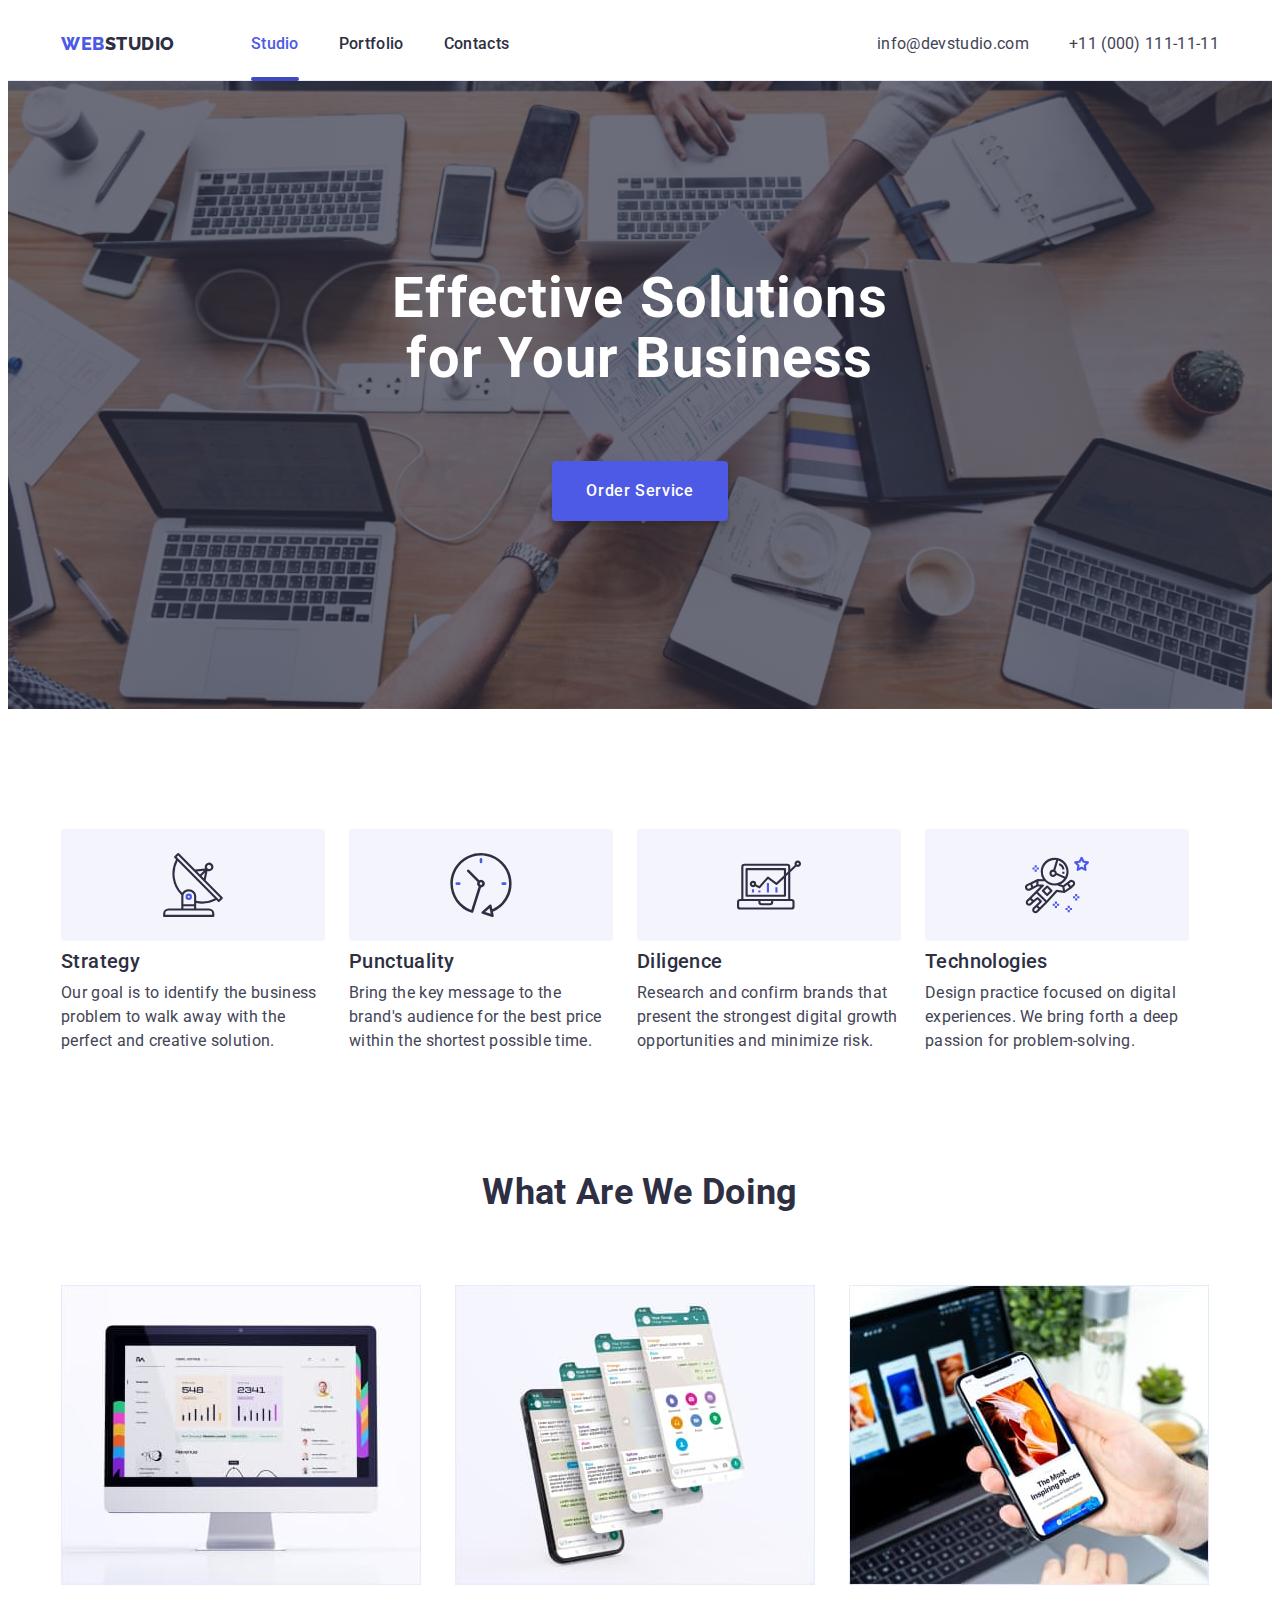
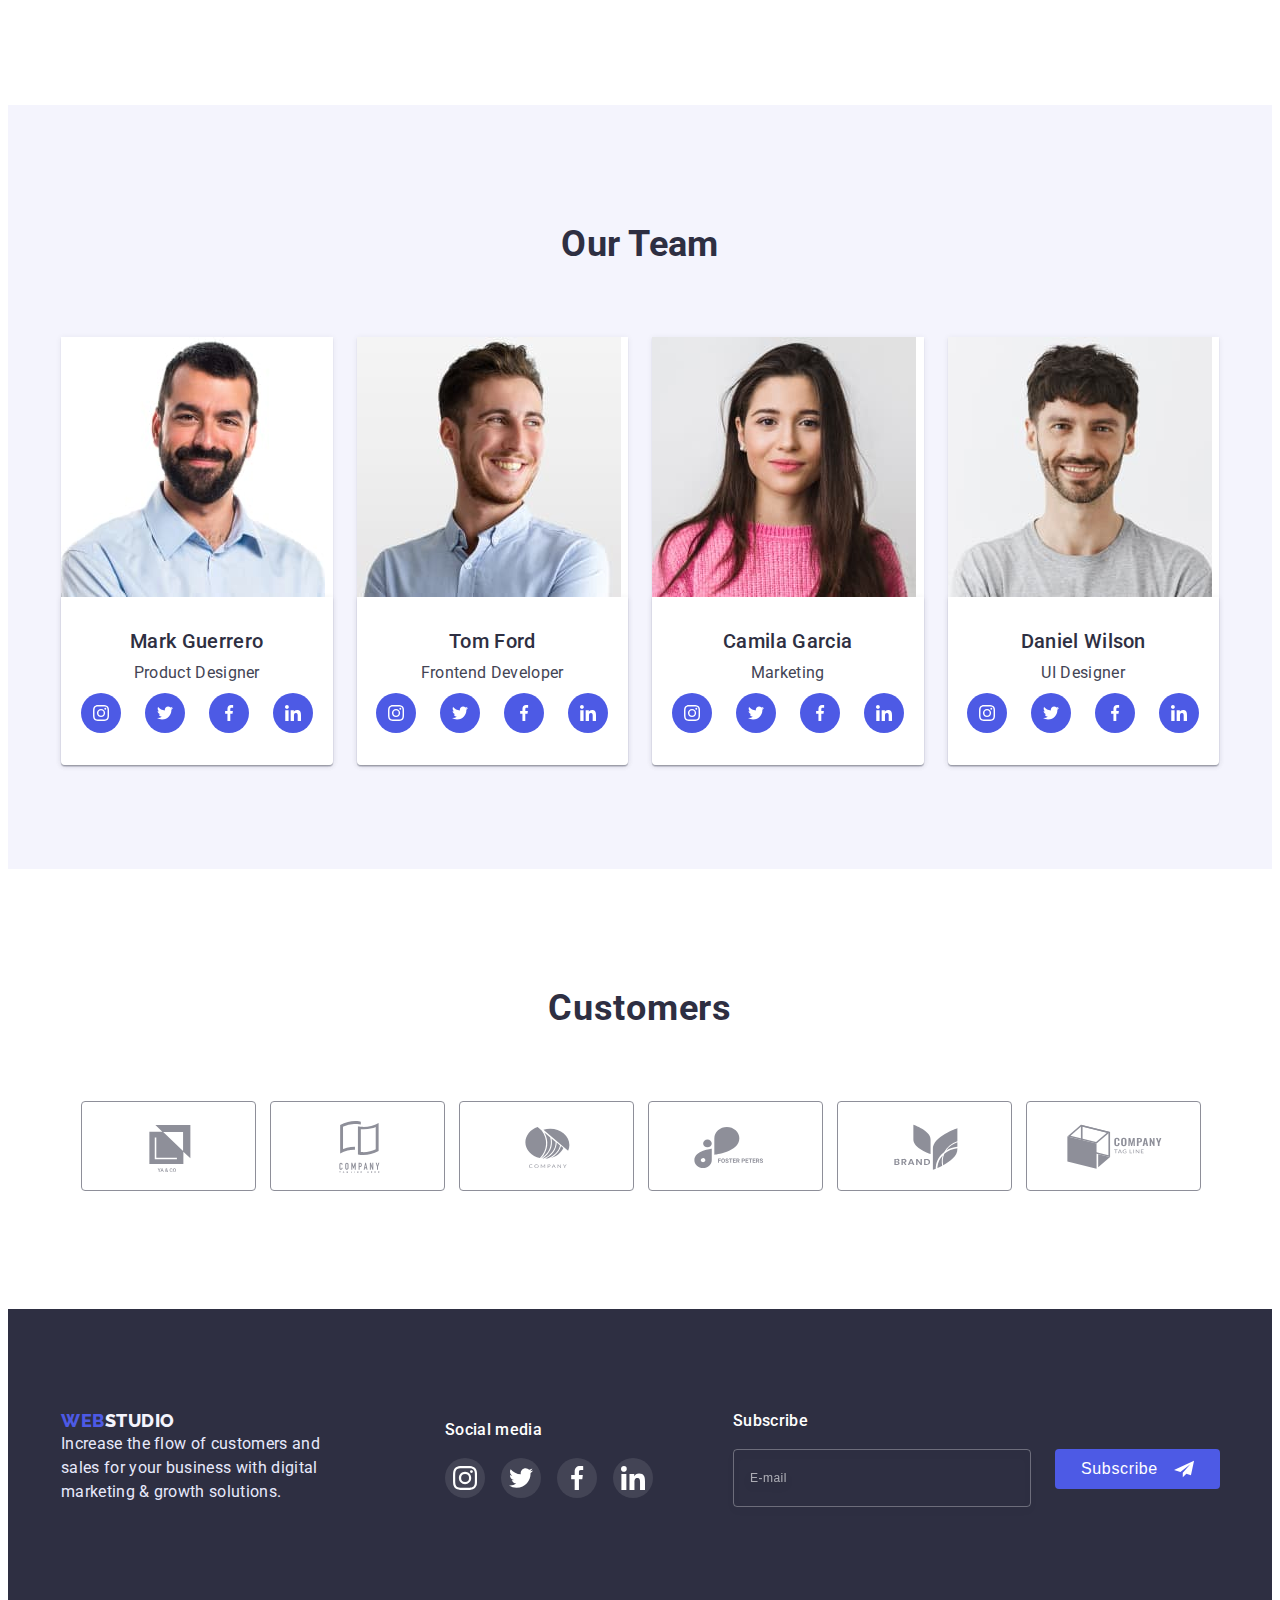
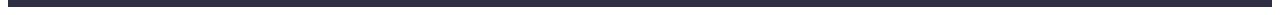
<file: index.html>
<!DOCTYPE html>
<html lang="en">
<head>
    <meta charset="UTF-8">
    <meta http-equiv="X-UA-Compatible" content="IE=edge">
    <meta name="viewport" content="width=device-width, initial-scale=1.0">
    <title>Document</title>
    <link rel="preconnect" href="https://fonts.googleapis.com">
    <link rel="preconnect" href="https://fonts.gstatic.com" crossorigin>
    <link href="https://fonts.googleapis.com/css2?family=Raleway:wght@800&family=Roboto:wght@400;500;700;900&display=swap"
        rel="stylesheet">
    <link rel="stylesheet" href="https://cdnjs.cloudflare.com/ajax/libs/modern-normalize/1.1.0/modern-normalize.min.css"
        integrity="sha512-wpPYUAdjBVSE4KJnH1VR1HeZfpl1ub8YT/NKx4PuQ5NmX2tKuGu6U/JRp5y+Y8XG2tV+wKQpNHVUX03MfMFn9Q=="
        crossorigin="anonymous" referrerpolicy="no-referrer"/>
    <link rel="stylesheet" href="./css/styles.css">
</head>      
<body>
    <header class="header">        
        <div class="container header-container">
             <nav class="header-navigation">
                <a class="header-logo link logo" href="./index.html"><span class="header-logo-color">Web</span>Studio</a>
                <button type="button" class="button-hamburger-open js-open-menu" aria-expanded="false" aria-controls="mobile-menu">
                    <svg width="32" height="22">
                        <use href="./images/icons.svg#hamburger"></use>
                    </svg>
                </button>
                <ul class="header-list list">
                    <li class="header-item"><a class="header-link link current" href="./index.html">Studio</a></li>
                    <li class="header-item"><a class="header-link link" href="./portfolio.html">Portfolio</a></li>
                    <li class="header-item"><a class="header-link link" href="">Contacts</a></li>
                </ul>
            </nav>
            <address class="address">
                <ul class="address-list list">
                    <li class="address-item"><a class="address-link link" href="mailto:info@devstudio.com">info@devstudio.com</a></li>
                    <li class="address-item"><a class="address-link link" href="tel:+110001111111">+11 (000) 111-11-11</a></li>
                </ul>
            </address>
        </div >
        <div class="mobile-menu js-menu-container">
            <div class="container container-menu">
                <div>
                <button type="button" class="button-hamburger-close js-close-menu" >
                    <svg width="8" height="8">
                        <use href="./images/icons.svg#modale"></use>
                    </svg>
                </button>

                <ul class="mobile-menu-list list">
                    <li class="mobile-menu-item"><a class="mobile-menu-link link" href="./index.html">Studio</a></li>
                    <li class="mobile-menu-item"><a class="mobile-menu-link link" href="./portfolio.html">Portfolio</a></li>
                    <li class="mobile-menu-item"><a class="mobile-menu-link link current" href="">Contacts</a></li>
                </ul>
                </div>
                <div>
                    <ul class="mobile-address-list list">
                        <li class="mobile-address-item"><a class="mobile-address-link  mobile-phone link" href="tel:+110001111111">+11 (000) 111-11-11</a></li>
                        <li class="mobile-address-item"><a class="mobile-address-link mobile-mail link" href="mailto:info@devstudio.com">info@devstudio.com</a></li>
                    </ul>
                    <ul class="mobile-social list">
                        <li class="mobile-social-item"><a href="" class="mobile-social-link link">
                                <svg class="mobile-social-icon" width="16" height="16">
                                    <use href="./images/icons.svg#icon-instagram"></use>
                                </svg>
                            </a></li>
                        <li class="mobile-social-item"><a href="" class="mobile-social-link link">
                                <svg class="mobile-social-icon" width="16" height="16">
                                    <use href="./images/icons.svg#icon-twitter"></use>
                                </svg>
                            </a></li>
                        <li class="mobile-social-item"><a href="" class="mobile-social-link link">
                                <svg class="mobile-social-icon" width="16" height="16">
                                    <use href="./images/icons.svg#icon-facebook"></use>
                                </svg>
                            </a></li>
                        <li class="mobile-social-item"><a href="" class="mobile-social-link link">
                                <svg class="mobile-social-icon" width="16" height="16">
                                    <use href="./images/icons.svg#icon-linkedin"></use>
                                </svg>
                            </a></li>
                    </ul>
                </div>
            </div>
        </div>
    </header>
<main>
<!-- Effective Solutions -->
    <section class="hero section">
        <div class="container container-hero">
            <h1 class="hero-title">Effective Solutions
            for Your Business</h1>
            <button class="hero-btn button" data-modal-open type="button">Order Service</button>
            </div>
    </section>

<!-- feature -->
    <section class="feature section">
        <div class="container feature-container">
            <h2 class="visually-hidden">Feature</h2>
            <ul class="feature-list list">
                <li class="feature-item">
                    <div class="future-icon">
                        <svg  width="64" height="64">
                        <use href="./images/icons.svg#icon-antenna"></use>
                        </svg>
                    </div>
                    <h3 class="feature-title">Strategy</h3>
                    <p class="feature-text">Our goal is to identify the business
                    problem to walk away with the perfect and creative solution.</p>
                </li>
                <li class="feature-item">
                    <div class="future-icon">
                        <svg width="64" height="64">
                            <use href="./images/icons.svg#icon-clock"></use>
                        </svg>
                    </div>
                    <h3 class="feature-title">Punctuality</h3>
                    <p class="feature-text">Bring the key message to the brand's audience for the best price within the shortest possible time.</p>               
                </li>
                <li class="feature-item">
                    <div class="future-icon">
                        <svg width="64" height="64">
                            <use href="./images/icons.svg#icon-diagram"></use>
                        </svg>
                    </div>
                    <h3 class="feature-title">Diligence</h3>
                    <p class="feature-text">Research and confirm brands that present the strongest digital growth opportunities and minimize risk.</p>
                </li>
                <li class="feature-item">
                    <div class="future-icon">
                        <svg width="64" height="64">
                            <use href="./images/icons.svg#icon-astronaut"></use>
                        </svg>
                    </div>
                    <h3 class="feature-title">Technologies</h3>
                    <p class="feature-text">Design practice focused on digital experiences. We bring forth a deep passion for problem-solving.</p>
                </li>
            </ul>
        </div>
    </section>

<!-- Products -->
    <section class="products section">
        <div class="container products-container">
            <h2 class="products-title">What are we doing</h2>
            <ul class="products-list list">
                <li class="products-item">
                    <img srcset="./images/doing1.jpg 1x, ./images/doing1-2x.jpg 2x," src="./images/doing1.jpg" alt="computer" width="360" height="300">
                </li>
                <li class="products-item">
                    <img srcset="./images/doing2.jpg 1x, ./images/doing2-2x.jpg 2x," src="./images/doing2.jpg" alt="apps" width="360" height="300">
                </li>
                <li class="products-item">
                    <img srcset="./images/doing3.jpg 1x, ./images/doing3-2x.jpg 2x," src="./images/doing3.jpg" alt="phone" width="360" height="300">
                </li>
            </ul>
        </div>
    </section>

<!-- Our Team -->
    <section class="team section">
        <div class="container team-container">
            <h2 class="team-title">Our Team</h2>
            <ul class="team-list list">
                <li class="team-item">
                    <img srcset="./images/mark.jpg 1x, ./images/mark-2x.jpg 2x" src="./images/mark.jpg" alt="Mark Guerrero" width="264" height="260">
                    <div class="text-about-team">
                    <h3 class="team-after-title">Mark Guerrero</h3>
                    <p class="team-text">Product Designer</p>
                        <ul class="team-social list">
                            <li class="team-social-item"><a href="" class="team-social-link link">
                                <svg class="team-social-icon" width="16" height="16">
                                    <use href="./images/icons.svg#icon-instagram"></use>
                                </svg>
                            </a></li>                        
                            <li class="team-social-item"><a href="" class="team-social-link link">
                                <svg class="team-social-icon" width="16" height="16">
                                    <use href="./images/icons.svg#icon-twitter"></use>
                                </svg>
                            </a></li>
                            <li class="team-social-item"><a href="" class="team-social-link link">
                                <svg class="team-social-icon" width="16" height="16">
                                    <use href="./images/icons.svg#icon-facebook"></use>
                                </svg>
                            </a></li>
                            <li class="team-social-item"><a href="" class="team-social-link link">
                                <svg class="team-social-icon" width="16" height="16">
                                    <use href="./images/icons.svg#icon-linkedin"></use>
                                </svg>
                            </a></li>
                        </ul>
                    </div>
                </li>
                <li class="team-item">
                    <img srcset="./images/tom.jpg 1x, ./images/tom-2x.jpg 2x," src="./images/tom.jpg" alt="Tom Ford" width="264" height="260">
                    <div class="text-about-team">
                    <h3 class="team-after-title">Tom Ford</h3>
                    <p class="team-text">Frontend Developer</p>
                        <ul class="team-social list">
                            <li class="team-social-item"><a href="" class="team-social-link link">
                                <svg class="team-social-icon" width="16" height="16">
                                    <use href="./images/icons.svg#icon-instagram"></use>
                                </svg>
                            </a></li>
                            <li class="team-social-item"><a href="" class="team-social-link link">
                                <svg class="team-social-icon" width="16" height="16">
                                    <use href="./images/icons.svg#icon-twitter"></use>
                                </svg>
                            </a></li>
                            <li class="team-social-item"><a href="" class="team-social-link link">
                                <svg class="team-social-icon" width="16" height="16">
                                    <use href="./images/icons.svg#icon-facebook"></use>
                                </svg>
                            </a></li>
                            <li class="team-social-item"><a href="" class="team-social-link link">
                                <svg class="team-social-icon" width="16" height="16">
                                    <use href="./images/icons.svg#icon-linkedin"></use>
                                </svg>
                            </a></li>
                        </ul>
                    </div>
                </li>
                <li class="team-item">
                    <img srcset="./images/camila.jpg 1x, ./images/camila-2x.jpg 2x," src="./images/camila.jpg" alt="Camila Garcia" width="264" height="260">
                    <div class="text-about-team">
                    <h3 class="team-after-title">Camila Garcia</h3>
                    <p class="team-text">Marketing</p>
                        <ul class="team-social list">
                            <li class="team-social-item"><a href="" class="team-social-link link">
                                <svg class="team-social-icon" width="16" height="16">
                                    <use href="./images/icons.svg#icon-instagram"></use>
                                </svg>
                            </a></li>
                            <li class="team-social-item"><a href="" class="team-social-link link">
                                <svg class="team-social-icon" width="16" height="16">
                                    <use href="./images/icons.svg#icon-twitter"></use>
                                </svg>
                            </a></li>
                            <li class="team-social-item"><a href="" class="team-social-link link">
                                <svg class="team-social-icon" width="16" height="16">
                                    <use href="./images/icons.svg#icon-facebook"></use>
                                </svg>
                            </a></li>
                            <li class="team-social-item"><a href="" class="team-social-link link">
                                <svg class="team-social-icon" width="16" height="16">
                                    <use href="./images/icons.svg#icon-linkedin"></use>
                                </svg>
                            </a></li>
                        </ul>
                    </div>
                </li>
                <li class="team-item">
                    <img srcset="./images/daniel.jpg 1x, ./images/daniel-2x.jpg 2x," src="./images/daniel.jpg" alt="Daniel Wilson" width="264" height="260">
                    <div class="text-about-team">
                    <h3 class="team-after-title">Daniel Wilson</h3>
                    <p class="team-text">UI Designer</p>
                        <ul class="team-social list">
                            <li class="team-social-item"><a href="" class="team-social-link link">
                                <svg class="team-social-icon" width="16" height="16">
                                    <use href="./images/icons.svg#icon-instagram"></use>
                                </svg>
                            </a></li>
                            <li class="team-social-item"><a href="" class="team-social-link link">
                                <svg class="team-social-icon" width="16" height="16">
                                    <use href="./images/icons.svg#icon-twitter"></use>
                                </svg>
                            </a></li>
                            <li class="team-social-item"><a href="" class="team-social-link link">
                                <svg class="team-social-icon" width="16" height="16">
                                    <use href="./images/icons.svg#icon-facebook"></use>
                                </svg>
                            </a></li>
                            <li class="team-social-item"><a href="" class="team-social-link link">
                                <svg class="team-social-icon" width="16" height="16">
                                    <use href="./images/icons.svg#icon-linkedin"></use>
                                </svg>
                            </a></li>
                        </ul>
                    </div>
                </li>
            </ul>
        </div>
    </section>
<!-- Customers-->
    <section class="customers section">
        <div class="container customers-container">
            <h2 class="customers-title">Customers</h2>
            <ul class="customers-list list">
                <li class="customers-item"><a href="" class="customers-link link">
                    <svg class="customers-icon" width="104" height="56">
                        <use href="./images/icons.svg#icon-logo"></use>
                    </svg>
                </a></li>
                <li class="customers-item"><a href="" class="customers-link link">
                    <svg class="customers-icon" width="104" height="56">
                        <use href="./images/icons.svg#icon-logo1"></use>
                    </svg>
                </a></li>
                <li class="customers-item"><a href="" class="customers-link link">
                    <svg class="customers-icon" width="104" height="56">
                        <use href="./images/icons.svg#icon-logo2"></use>
                    </svg>
                </a></li>
                <li class="customers-item"><a href="" class="customers-link link">
                    <svg class="customers-icon" width="104" height="56">
                        <use href="./images/icons.svg#icon-logo3"></use>
                    </svg>
                </a></li>
                <li class="customers-item"><a href="" class="customers-link link">
                    <svg class="customers-icon" width="104" height="56">
                        <use href="./images/icons.svg#icon-logo4"></use>
                    </svg>
                </a></li>
                <li class="customers-item"><a href="" class="customers-link link">
                    <svg class="customers-icon" width="104" height="56">
                        <use href="./images/icons.svg#icon-logo5"></use>
                    </svg>
                </a></li>
            </ul>
        </div>
    </section>
</main>
<footer class="footer">
    <div class="container footer-container">
        <div class="footer-main">
            <a class="footer-logo link logo" href="./index.html"><span class="footer-logo-color">Web</span>Studio</a>
            <p class="footer-text">Increase the flow of customers and sales for your business with digital marketing &amp; growth solutions.</p>
       </div>
       <div class="footer-social">
            <h4 class="footer-social-title">Social media</h4>
            <ul class="footer-list list">
                <li class="footer-social-item"><a href="" class="footer-social-link link">
                    <svg class="footer-social-icon" width="24" height="24">
                        <use href="./images/icons.svg#icon-instagram"></use>
                    </svg>
                </a></li>
                <li class="footer-social-item"><a href="" class="footer-social-link link">
                    <svg class="footer-social-icon" width="24" height="24">
                        <use href="./images/icons.svg#icon-twitter"></use>
                    </svg>
                </a></li>
                <li class="footer-social-item"><a href="" class="footer-social-link link">
                    <svg class="footer-social-icon" width="24" height="24">
                        <use href="./images/icons.svg#icon-facebook"></use>
                    </svg>
                </a></li>
                <li class="footer-social-item"><a href="" class="footer-social-link link">
                    <svg class="footer-social-icon" width="24" height="24">
                        <use href="./images/icons.svg#icon-linkedin"></use>
                    </svg>
                </a></li>
            </ul>
        </div> 
        <div class="footer-subscribe">
            <p class="footer-form-title">Subscribe</p>
            <form class="footer-form">
                <input class="footer-input" type="email" placeholder="E-mail">
                <button class="footer-form-button button" type="submit">Subscribe
                    <svg class="footer-modal-icon" width="24" height="24">
                        <use href="./images/icons.svg#icon-tel"></use>
                    </svg>
                </button>
            </form>
        </div>
    </div>
</footer>
    <div class="backdrop is-hidden" data-modal>
        <div class="modal">
            <button  type="button" class="modal-btn button" data-modal-close>
                <svg width="8" height="8">
                    <use href="./images/icons.svg#modale"></use>
                </svg>
            </button>
            <p class="modal-form-title">Leave your contacts and we will call you back</p>
            <form class="modal-form">
                <div class="modal-field">
                    <label for="name">Name</label>
                    <div class="input-wrap">
                        <input class="modal-input" type="text" name="name" id="name" required>
                        <svg class="modal-icon" width="18" height="18">
                            <use href="./images/icons.svg#modal-person"></use>
                        </svg>
                    </div>
                </div>
                <div class="modal-field">
                    <label for="tel">Phone</label>
                    <div class="input-wrap">
                        <input class="modal-input" type="tel" name="phone" id="tel" required>
                        <svg class="modal-icon" width="18" height="24">
                            <use href="./images/icons.svg#modal-phone"></use>
                        </svg>
                    </div>
                </div>
                <div class="modal-field">
                    <label for="mail">Email</label>
                    <div class="input-wrap">
                        <input class="modal-input" type="email" name="email" id="mail" required>
                        <svg class="modal-icon" width="18" height="24">
                            <use href="./images/icons.svg#modal-email"></use>
                        </svg>
                    </div>
                </div>
                <div class="modal-field">
                    <label for="comment">Comment</label>
                    <textarea class="modal-comment" name="comment" id="comment" placeholder="Text input"></textarea>
                </div>
                <div class="modal-checkbox-wrap">
                    <input class="modal-checkbox visually-hidden" type="checkbox" value="true" id="checkbox" required>
                    <label class="modal-checkbox-policy" for="checkbox">
                        <span class="modal-checkbox-icon">
                            <svg width="10" height="8">
                                <use href="./images/icons.svg#icon-ok"></use>
                            </svg> 
                        </span>
                        <span class="checkbox-policy-text">I accept the terms and conditions of the <a href=""> Privacy Policy</a></span></label>
                </div>
                <button class="modal-form-button button" type="submit">Send</button>
            </form>
        </div>
    </div>
<script src="./js/modal.js"></script>
<script src="./js/mobile-menu.js"></script>
</body>
</html>
</file>
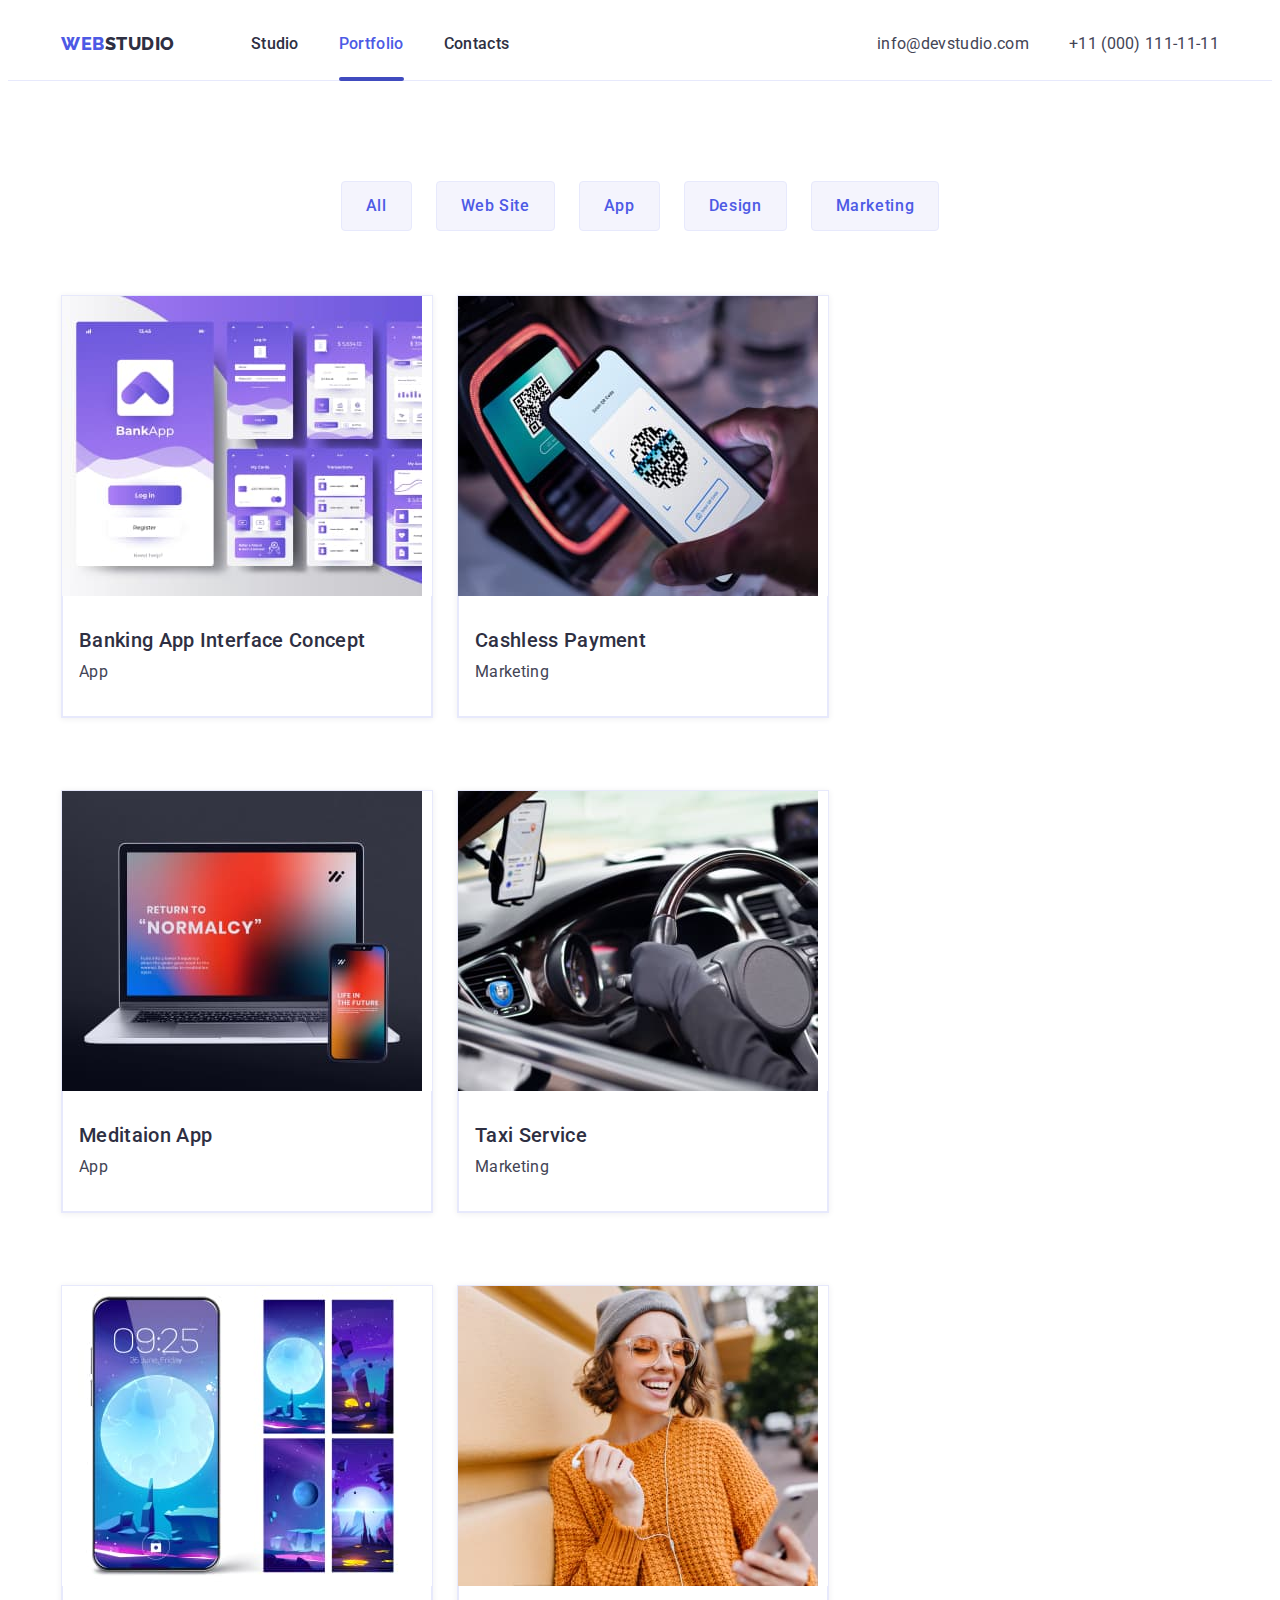
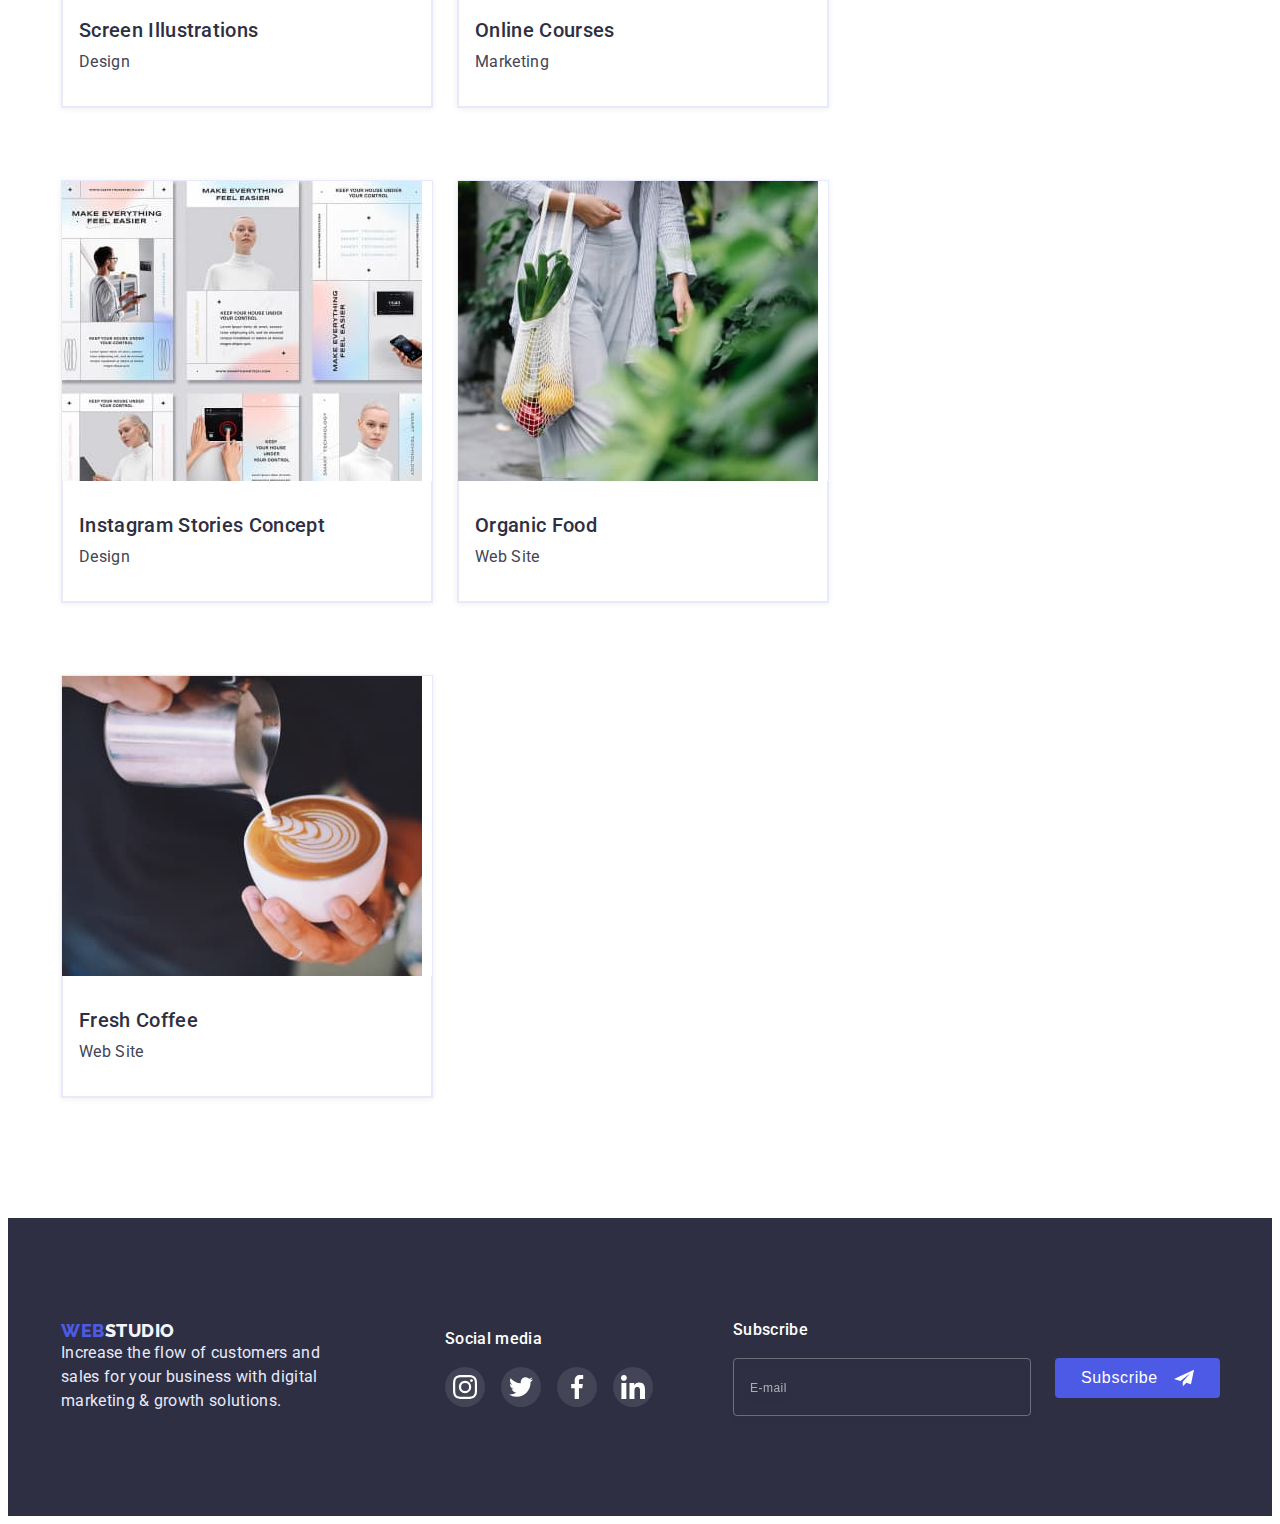
<file: portfolio.html>
<!DOCTYPE html>
<html lang="en">
<head>
    <meta charset="UTF-8">
    <meta http-equiv="X-UA-Compatible" content="IE=edge">
    <meta name="viewport" content="width=device-width, initial-scale=1.0">
    <title>Document</title>
    <link rel="preconnect" href="https://fonts.googleapis.com">
    <link rel="preconnect" href="https://fonts.gstatic.com" crossorigin>
    <link href="https://fonts.googleapis.com/css2?family=Raleway:wght@800&family=Roboto:wght@400;500;700;900&display=swap"
        rel="stylesheet">
    <link rel="stylesheet" href="https://cdnjs.cloudflare.com/ajax/libs/modern-normalize/1.1.0/modern-normalize.min.css"
        integrity="sha512-wpPYUAdjBVSE4KJnH1VR1HeZfpl1ub8YT/NKx4PuQ5NmX2tKuGu6U/JRp5y+Y8XG2tV+wKQpNHVUX03MfMFn9Q=="
        crossorigin="anonymous" referrerpolicy="no-referrer" />
    <link rel="stylesheet" href="./css/styles.css">
</head>
<body>
    <header class="header">
        <div class="container header-container">
            <nav class="header-navigation">
                <a class="header-logo link logo" href="./index.html"><span class="header-logo-color">Web</span>Studio</a>
                <button type="button" class="button-hamburger-open js-open-menu" aria-expanded="false"
                    aria-controls="mobile-menu">
                    <svg width="32" height="22">
                        <use href="./images/icons.svg#hamburger"></use>
                    </svg>
                </button>
                <ul class="header-list list">
                    <li class="header-item"><a class="header-link link" href="./index.html">Studio</a></li>
                    <li class="header-item"><a class="header-link link current" href="./portfolio.html">Portfolio</a></li>
                    <li class="header-item"><a class="header-link link" href="">Contacts</a></li>
                </ul>
            </nav>
            <address class="address">
                <ul class="address-list list">
                    <li class="address-item"><a class="address-link link" href="mailto:info@devstudio.com">info@devstudio.com</a>
                    </li>
                    <li class="address-item"><a class="address-link link" href="tel:+110001111111">+11 (000) 111-11-11</a></li>
                </ul>
            </address>
            </div>
        <div class="mobile-menu js-menu-container">
            <div class="container container-menu">
                <div>
                    <button type="button" class="button-hamburger-close js-close-menu">
                        <svg width="8" height="8">
                            <use href="./images/icons.svg#modale"></use>
                        </svg>
                    </button>
        
                    <ul class="mobile-menu-list list">
                        <li class="mobile-menu-item"><a class="mobile-menu-link link" href="./index.html">Studio</a></li>
                        <li class="mobile-menu-item"><a class="mobile-menu-link link" href="./portfolio.html">Portfolio</a></li>
                        <li class="mobile-menu-item"><a class="mobile-menu-link link current" href="">Contacts</a></li>
                    </ul>
                </div>
                <div>
                    <ul class="mobile-address-list list">
                        <li class="mobile-address-item"><a class="mobile-address-link  mobile-phone link"
                                href="tel:+110001111111">+11 (000) 111-11-11</a></li>
                        <li class="mobile-address-item"><a class="mobile-address-link mobile-mail link"
                                href="mailto:info@devstudio.com">info@devstudio.com</a></li>
                    </ul>
                    <ul class="mobile-social list">
                        <li class="mobile-social-item"><a href="" class="mobile-social-link link">
                                <svg class="mobile-social-icon" width="16" height="16">
                                    <use href="./images/icons.svg#icon-instagram"></use>
                                </svg>
                            </a></li>
                        <li class="mobile-social-item"><a href="" class="mobile-social-link link">
                                <svg class="mobile-social-icon" width="16" height="16">
                                    <use href="./images/icons.svg#icon-twitter"></use>
                                </svg>
                            </a></li>
                        <li class="mobile-social-item"><a href="" class="mobile-social-link link">
                                <svg class="mobile-social-icon" width="16" height="16">
                                    <use href="./images/icons.svg#icon-facebook"></use>
                                </svg>
                            </a></li>
                        <li class="mobile-social-item"><a href="" class="mobile-social-link link">
                                <svg class="mobile-social-icon" width="16" height="16">
                                    <use href="./images/icons.svg#icon-linkedin"></use>
                                </svg>
                            </a></li>
                    </ul>
                </div>
            </div>
        </div>
        </header>
<main>
    <!-- Buttons -->
    <section class="gallery section">
        <div class="container gallery-container">
            <h1 class="visually-hidden">Buttons</h1>
            <ul class="buttons-list list">
                <li class="buttons-item">
                    <button class="btn" type="button">All</button>
                </li>
                <li class="buttons-item">
                    <button class="btn" type="button">Web Site</button>
                </li>
                <li class="buttons-item">
                    <button class="btn" type="button">App</button>
                </li>
                <li class="buttons-item">
                    <button class="btn" type="button">Design</button>
                </li>
                <li class="buttons-item">
                    <button class="btn" type="button">Marketing</button>
                </li>
            </ul>
            <!-- Gallery -->
            <h1 class="visually-hidden">Gallery</h1>
            <ul class="picture-list list">
                <li class="picture-item">
                    <div class="picture-item-wrap">
                        <picture>
                            <source media="(min-width: 1200px)" srcset="./images/bankingapp.jpg 1x, ./images/bankingapp-2x.jpg 2x">
                            <source media="(min-width: 768px)" srcset="./images/bankingapp-tab.jpg 1x, ./images/bankingapp-tab-2x.jpg 2x">
                            <source media="(max-width: 767px)" srcset="./images/bankingapp-mob.jpg 1x, ./images/bankingapp-mob-2x.jpg 2x">
                            <img src="./images/bankingapp.jpg" alt="Banking App Interface" width="360" height="300">
                        </picture>
                        <p class="picture-text-overlay">14 Stylish and User-Friendly App Design Concepts · Task Manager App · Calorie Tracker
                            App · Exotic Fruit Ecommerce App ·
                            Cloud Storage App</p>
                     </div>
                    <div class="text-about-picture">
                    <h2 class="picture-title">Banking App Interface Concept</h2>
                    <p class="picture-text">App</p></div>
                </li>
                <li class="picture-item">
                    <div class="picture-item-wrap">
                        <picture>
                            <source media="(min-width: 1200px)" srcset="./images/payment.jpg 1x, ./images/payment-2x.jpg 2x">
                            <source media="(min-width: 768px)" srcset="./images/payment-tab.jpg 1x, ./images/payment-tab-2x.jpg 2x">
                            <source media="(max-width: 767px)" srcset="./images/payment-mob.jpg 1x, ./images/payment-mob-2x.jpg 2x">
                            <img src="./images/payment.jpg" alt="Cashless Payment" width="360" height="300">
                        </picture>                
                        <p class="picture-text-overlay">14 Stylish and User-Friendly App Design Concepts · Task Manager App · Calorie Tracker
                            App · Exotic Fruit Ecommerce App ·
                            Cloud Storage App</p>
                    </div>
                    <div class="text-about-picture">
                    <h2 class="picture-title">Cashless Payment</h2>
                    <p class="picture-text">Marketing</p></div>
                </li>
                <li class="picture-item">
                    <div class="picture-item-wrap">
                        <picture>
                            <source media="(min-width: 1200px)" srcset="./images/meditaionapp.jpg 1x, ./images/meditaionapp-2x.jpg 2x">
                            <source media="(min-width: 768px)" srcset="./images/meditaionapp-tab.jpg 1x, ./images/meditaionapp-tab-2x.jpg 2x">
                            <source media="(max-width: 767px)" srcset="./images/meditaionapp-mob.jpg 1x, ./images/meditaionapp-mob-2x.jpg 2x">
                            <img src="./images/meditaionapp.jpg" alt="Meditaion App" width="360" height="300">
                        </picture>
                        <p class="picture-text-overlay">14 Stylish and User-Friendly App Design Concepts · Task Manager App · Calorie Tracker
                            App · Exotic Fruit Ecommerce App ·
                            Cloud Storage App</p>
                    </div>
                    <div class="text-about-picture">
                    <h2 class="picture-title">Meditaion App</h2>
                    <p class="picture-text">App</p></div>
                </li>
                <li class="picture-item">
                    <div class="picture-item-wrap">
                        <picture>
                            <source media="(min-width: 1200px)" srcset="./images/taxiservice.jpg 1x, ./images/taxiservice-2x.jpg 2x">
                            <source media="(min-width: 768px)" srcset="./images/taxiservice-tab.jpg 1x, ./images/taxiservice-tab-2x.jpg 2x">
                            <source media="(max-width: 767px)" srcset="./images/taxiservice-mob.jpg 1x, ./images/taxiservice-mob-2x.jpg 2x">
                            <img src="./images/taxiservice.jpg" alt="Taxi Service" width="360" height="300">
                        </picture>
                        <p class="picture-text-overlay">14 Stylish and User-Friendly App Design Concepts · Task Manager App · Calorie Tracker
                            App · Exotic Fruit Ecommerce App ·
                            Cloud Storage App</p>
                    </div>
                    <div class="text-about-picture">
                    <h2 class="picture-title">Taxi Service</h2>
                    <p class="picture-text">Marketing</p></div>
                </li>
                <li class="picture-item">
                    <div class="picture-item-wrap">
                        <picture>
                            <source media="(min-width: 1200px)" srcset="./images/screen.jpg 1x, ./images/screen-2x.jpg 2x">
                            <source media="(min-width: 768px)" srcset="./images/screen-tab.jpg 1x, ./images/screen-tab-2x.jpg 2x">
                            <source media="(max-width: 767px)" srcset="./images/screen-mob.jpg 1x, ./images/screen-mob-2x.jpg 2x">
                            <img src="./images/screen.jpg" alt="Screen Illustrations" width="360" height="300">
                        </picture>                   
                        <p class="picture-text-overlay">14 Stylish and User-Friendly App Design Concepts · Task Manager App · Calorie Tracker
                            App · Exotic Fruit Ecommerce App ·
                            Cloud Storage App</p>
                    </div>
                    <div class="text-about-picture">
                    <h2 class="picture-title">Screen Illustrations</h2>
                    <p class="picture-text">Design</p></div>
                </li>
                <li class="picture-item">
                    <div class="picture-item-wrap">
                        <picture>
                            <source media="(min-width: 1200px)" srcset="./images/onlinecourses.jpg 1x, ./images/onlinecourses-2x.jpg 2x">
                            <source media="(min-width: 768px)" srcset="./images/onlinecourses-tab.jpg 1x, ./images/onlinecourses-tab-2x.jpg 2x">
                            <source media="(max-width: 767px)" srcset="./images/onlinecourses-mob.jpg 1x, ./images/onlinecourses-mob-2x.jpg 2x">
                            <img src="./images/onlinecourses.jpg" alt="Online Courses" width="360" height="300">
                        </picture>
                        <p class="picture-text-overlay">14 Stylish and User-Friendly App Design Concepts · Task Manager App · Calorie Tracker
                            App · Exotic Fruit Ecommerce App ·
                            Cloud Storage App</p>
                    </div>
                    <div class="text-about-picture">
                    <h2 class="picture-title">Online Courses</h2>
                    <p class="picture-text">Marketing</p></div>
                </li>
                <li class="picture-item">
                    <div class="picture-item-wrap">
                        <picture>
                            <source media="(min-width: 1200px)" srcset="./images/instagram.jpg 1x, ./images/instagram-2x.jpg 2x">
                            <source media="(min-width: 768px)" srcset="./images/instagram-tab.jpg 1x, ./images/instagram-tab-2x.jpg 2x">
                            <source media="(max-width: 767px)" srcset="./images/instagram-mob.jpg 1x, ./images/instagram-mob-2x.jpg 2x">
                            <img src="./images/instagram.jpg" alt="Instagram Stories Concept" width="360" height="300">
                        </picture>
                        <p class="picture-text-overlay">14 Stylish and User-Friendly App Design Concepts · Task Manager App · Calorie Tracker
                            App · Exotic Fruit Ecommerce App ·
                            Cloud Storage App</p>
                    </div>
                    <div class="text-about-picture">
                    <h2 class="picture-title">Instagram Stories Concept</h2>
                    <p class="picture-text">Design</p></div>
                </li>
                <li class="picture-item">
                    <div class="picture-item-wrap">
                        <picture>
                            <source media="(min-width: 1200px)" srcset="./images/organicfood.jpg 1x, ./images/organicfood-2x.jpg 2x">
                            <source media="(min-width: 768px)" srcset="./images/organicfood-tab.jpg 1x, ./images/organicfood-tab-2x.jpg 2x">
                            <source media="(max-width: 767px)" srcset="./images/organicfood-mob.jpg 1x, ./images/organicfood-mob-2x.jpg 2x">
                            <img src="./images/organicfood.jpg" alt="Organic Food" width="360" height="300">
                        </picture>
                        <p class="picture-text-overlay">14 Stylish and User-Friendly App Design Concepts · Task Manager App · Calorie Tracker
                            App · Exotic Fruit Ecommerce App ·
                            Cloud Storage App</p>
                    </div>
                    <div class="text-about-picture">
                    <h2 class="picture-title">Organic Food</h2>
                    <p class="picture-text">Web Site</p></div>
                </li>
                <li class="picture-item">
                    <div class="picture-item-wrap">
                        <picture>
                            <source media="(min-width: 1200px)" srcset="./images/freshcoffee.jpg 1x, ./images/freshcoffee-2x.jpg 2x">
                            <source media="(min-width: 768px)" srcset="./images/freshcoffee-tab.jpg 1x, ./images/freshcoffee-tab-2x.jpg 2x">
                            <source media="(max-width: 767px)" srcset="./images/freshcoffee-mob.jpg 1x, ./images/freshcoffee-mob-2x.jpg 2x">
                            <img src="./images/freshcoffee.jpg" alt="cup of coffee" width="360" height="300">
                        </picture>
                        <p class="picture-text-overlay">14 Stylish and User-Friendly App Design Concepts · Task Manager App · Calorie Tracker
                            App · Exotic Fruit Ecommerce App ·
                            Cloud Storage App</p>
                    </div>
                    <div class="text-about-picture">
                    <h2 class="picture-title">Fresh Coffee</h2>
                    <p class="picture-text">Web Site</p></div>
                </li>            
            </ul>
        </div>
    </section>
</main>
<footer class="footer">
    <div class="footer-container container">
        <div class="footer-main">
            <a class="footer-logo link logo" href="./index.html"><span class="footer-logo-color">Web</span>Studio</a>
            <p class="footer-text">Increase the flow of customers and sales for your business with digital marketing &amp;
                growth solutions.</p>
        </div>
        <div class="footer-social">
            <h4 class="footer-social-title">Social media</h4>
            <ul class="footer-list list">
                <li class="footer-social-item"><a href="" class="footer-social-link link">
                        <svg class="footer-social-icon" width="24" height="24">
                            <use href="./images/icons.svg#icon-instagram"></use>
                        </svg>
                    </a></li>
                <li class="footer-social-item"><a href="" class="footer-social-link link">
                        <svg class="footer-social-icon" width="24" height="24">
                            <use href="./images/icons.svg#icon-twitter"></use>
                        </svg>
                    </a></li>
                <li class="footer-social-item"><a href="" class="footer-social-link link">
                        <svg class="footer-social-icon" width="24" height="24">
                            <use href="./images/icons.svg#icon-facebook"></use>
                        </svg>
                    </a></li>
                <li class="footer-social-item"><a href="" class="footer-social-link link">
                        <svg class="footer-social-icon" width="24" height="24">
                            <use href="./images/icons.svg#icon-linkedin"></use>
                        </svg>
                    </a></li>
            </ul>
        </div>
        <div class="footer-subscribe">
            <p class="footer-form-title">Subscribe</p>
            <form class="footer-form">
                <input class="footer-input" type="email" placeholder="E-mail">
                <button class="footer-form-button" type="submit">Subscribe
                    <svg class="footer-modal-icon" width="24" height="24">
                        <use href="./images/icons.svg#icon-tel"></use>
                    </svg>
                </button>
            </form>
        </div>
    </div>
</footer>
<script src="./js/mobile-menu.js"></script>
</body>
</html>
</file>
<file: css/styles.css>
:root {
    --color-main-text: #434455;
    --color-text-title: #2E2F42;
    --color-accent: #4D5AE5;
    --color-bgr-secondary: #F4F4FD;
    --color-bgr-dark: #2E2F42;
    --color-focus: #404BBF;
    --color-white: #FFFFFF;
    --color-footer-text: #E7E9FC;
    --color-footer-logo: #F4F4FD;
    --color-icon: #8E8F99;
    --timing-function: cubic-bezier(0.4, 0, 0.2, 1)
}
body {
    font-family: 'Roboto', sans-serif;
    letter-spacing: 0.02em;
    color: var(--color-main-text);
    background-color: var(--color-white);
}
ul {
    margin: 0;
    padding-left: 0;
}
p,
h1,
h2,
h3,
h4 {
    margin: 0;
}
.visually-hidden {
    position: absolute;
    white-space: nowrap;
    width: 1px;
    height: 1px;
    overflow: hidden;
    border: 0;
    padding: 0;
    clip: rect(0 0 0 0);
    clip-path: inset(50%);
    margin: -1px;
}
.list {
    list-style: none;
}
.link {
    text-decoration: none;
}

.container {
    max-width: 428px;
    padding: 0 16px;
    margin: 0 auto;
    /* outline: 2px solid red; */
}
.section {
    padding: 96px 0;
}
img {
    display: block;
    max-width: 100%;
    height: auto;
}
.button:hover,
.button:focus {
    background-color: var(--color-focus);
}

.button {
    cursor: pointer;
    transition-duration: 250ms;
    transition-timing-function: var(--timing-function);
}
.mobile-menu-link.current {
    color: var(--color-accent);
}
/* -----Header-----*/
.header {
    border-bottom: 1px solid var(--color-footer-text);
}
.header-container {
    padding: 0px 16px;
}

.header-navigation {
    display: flex;
    align-items: center;
    justify-content: space-between;
}
.logo {
    font-family: 'Raleway', sans-serif;
    font-weight: 800;
    font-size: 18px;
    letter-spacing: 0.03em;
    text-transform: uppercase;
    margin-top: 24px;
    margin-bottom: 24px;
}

.header-logo-color {
    line-height: 1.33;
    color: var(--color-accent);
}

.header-logo {
    line-height: 1.33;
    color: var(--color-text-title);
}

.header-list,
.address-list {
    display: none;
}
.logo {
    font-family: 'Raleway', sans-serif;
    font-weight: 800;
    font-size: 18px;
    letter-spacing: 0.03em;
    text-transform: uppercase;
}

/* ---------mobile-menu-------- */
.mobile-menu.is-open {
    opacity: 1;
    visibility: visible;
    pointer-events: auto;
}
.container-menu {
    width: 100%;
    height: 100%;
    display: flex;
    flex-direction: column;
    justify-content: space-between;
    position: relative;
    padding-top: 24px;
    padding-left: 40px;
    padding-bottom: 40px;
}
.mobile-menu {
    position: fixed;
    width: 100%;
    height: 100%;
    z-index: 1000;
    top: 0;
    left: 0;
    background-color: var(--color-white);
    transition-property: opacity, visibility;
    transition-duration: 250ms;
    transition-timing-function: var(--timing-function);
    opacity: 0;
    visibility: hidden;
    pointer-events: auto;
}
.mobile-social {
    margin-top: auto;
}


.mobile-menu-list {
    margin-top: 32px;
}

.mobile-menu-item {
    margin-bottom: 40px;
}
.mobile-address-item {
    margin-bottom: 40px;
}
.mobile-menu-link {
    display: block;
    font-weight: 700;
    font-size: 36px;
    line-height: 1.11;
    letter-spacing: 0.02em;
    text-transform: capitalize;
    color: var(--color-bgr-dark);
}
.mobile-phone {
    font-weight: 700;
    font-size: 26px;
    line-height: 1.11;
    letter-spacing: 0.02em;
    text-transform: capitalize;
    color: var(--color-accent);
}
.mobile-mail {
    font-weight: 500;
    font-size: 20px;
    line-height: 1.2;
    letter-spacing: 0.02em;
    color: var(--color-main-text);
}
.mobile-menu-link:hover,
.mobile-menu-link:focus,
.mobile-address-link:hover,
.mobile-address-link:focus {
    color: var(--color-focus);
}
.button-hamburger-open {
    background-color: transparent;
    border: none;
}
.button-hamburger-close {
    display: flex;
    justify-content: center;
    align-items: center;
    width: 24px;
    height: 24px;
    background: var(--color-footer-text);
    border: 1px solid rgba(0, 0, 0, 0.1);
    border-radius: 50%;
    margin-left: auto;
    transition-property: fill, background-color;
}

.button-hamburger-close:hover,
.button-hamburger-close:focus {
    fill: var(--color-white);
    background-color: var(--color-focus);
}
.mobile-social {
    display: flex;
    justify-content: space-between;
    margin-right: 40px;
}
.mobile-social-item {
    display: flex;
    width: 40px;
    height: 40px;
}
.mobile-social-link {
    display: flex;
    justify-content: center;
    align-items: center;
    width: 100%;
    height: 100%;
    background-color: var(--color-accent);
    border-radius: 50%;
    color: var(--color-white);
    transition-property: background-color;
    transition-duration: 250ms;
    transition-timing-function: var(--timing-function);
}
.mobile-social-icon {
    fill: currentColor;
}
.mobile-social-link:hover,
.mobile-social-link:focus {
    background-color: var(--color-focus);
}

/* -----Hero----- */
.hero {
    background-color: var(--color-bgr-dark);
    background-image: linear-gradient(rgba(46, 47, 66, 0.7), rgba(46, 47, 66, 0.7)), 
    url(../images/peopleoffice-mob.jpg);
    background-repeat: no-repeat;
    background-position: center;
    background-size: cover;
}
@media (min-device-pixel-ratio: 2),
(min-resolution: 192dpi),
(min-resolution: 2dppx) {
    .hero {
        background-image: linear-gradient(rgba(46, 47, 66, 0.7), rgba(46, 47, 66, 0.7)),
            url(../images/peopleoffice-mob-2x.jpg);
    }
}
.hero.section {
    padding: 112px 0;
}
.container-hero {
    text-align: center;
}
.hero-title {
    margin-bottom: 72px;
    max-width: 320px;
    margin-left: auto;
    margin-right: auto;
    text-align: center;
    font-weight: 700;
    font-size: 36px;
    line-height: 1.11;
    letter-spacing: 0.02em;
    color: var(--color-white);
}
.hero-btn {
    display: inline-block;
    font-family: inherit;
    font-weight: 500;
    font-size: 16px;
    line-height: 1.5;
    letter-spacing: 0.04em;
    text-align: center;
    background-color: var(--color-accent);
    color: var(--color-white);
    box-shadow: 0px 4px 4px rgba(0, 0, 0, 0.15);
    border-radius: 4px;
    border-color: transparent;
    padding: 16px 32px;
    transition-property: background-color;
}


/* -----Feature----- */
.feature-list {
    display: flex;
    flex-wrap: wrap;
    row-gap: 72px;
}
.feature-title {
    font-weight: 700;
    font-size: 36px;
    line-height: 1.11;
    text-align: center;
    letter-spacing: 0.02em;
    text-transform: capitalize;
    color: var(--color-bgr-dark);
}
.feature-text {
    margin-top: 8px;
    font-weight: 500;
    font-size: 16px;
    line-height: 1.5;
}

/* ----- Products ------- */
.products {
    padding-top: 0px;
}
.products-item {
    width: calc((100% - 48px) / 3);
}
.products-list {
    display: flex;
    gap: 24px;
    margin-top: 72px;
}
.products-title {
    font-weight: 700;
    font-size: 36px;
    line-height: 1.11;
    text-align: center;
    text-transform: capitalize;
    color: var(--color-text-title);
}
/* -----Our Team----- */
.team-container {
    max-width: 296px;
    background-color: var(--color-bgr-secondary);
}
.team.section {
    padding-bottom: 128px;
}
.team {
    background-color: var(--color-bgr-secondary);
}
.team-title {
    font-weight: 700;
    font-size: 36px;
    line-height: 1.11;
    text-align: center;
    margin-bottom: 72px;
    color: var(--color-text-title);
}
.team-list {
    display: flex;
    flex-wrap: wrap;
    gap: 72px;
}
.team-after-title {
    font-weight: 500;
    font-size: 20px;
    line-height: 1.2;
    text-align: center;
    color: var(--color-text-title);
}
.team-text {
    font-size: 16px;
    line-height: 1.5;
    text-align: center;
    margin-top: 8px;
}
.team-item {
    width: 260px;
    margin-left: auto;
    margin-right: auto;
    background: #FFFFFF;
    box-shadow: 0px 1px 6px rgba(46, 47, 66, 0.08), 0px 1px 1px rgba(46, 47, 66, 0.16), 0px 2px 1px rgba(46, 47, 66, 0.08);
    border-radius: 0px 0px 4px 4px;
}
.team-social {
    display: flex;
    justify-content: center;
    gap: 24px;
}
.team-social-item {
    width: 40px;
    height: 40px; 
    margin-top: 8px;
}
.team-social-link {
    display: flex;
    justify-content: center;
    align-items: center;
    width: 100%;
    height: 100%;
    background-color: var(--color-accent);
    border-radius: 50%;
    color: var(--color-white);
    transition-property: background-color;
    transition-duration: 250ms;
    transition-timing-function: var(--timing-function);
}
.team-social-link:hover,
.team-social-link:focus {
    background-color: var(--color-focus);
}
.team-social-icon {
    fill: currentColor;
}
.text-about-team {
    padding-top: 32px;
    padding-bottom: 32px;
    background: var(--color-white);
    box-shadow: 0px 1px 6px rgba(46, 47, 66, 0.08), 0px 1px 1px rgba(46, 47, 66, 0.16), 0px 2px 1px rgba(46, 47, 66, 0.08);
    border-radius: 0px 0px 4px 4px;
    border-top: none;
}

/* ----- Customers----- */
.customers-title {
    font-weight: 700;
    font-size: 36px;
    line-height: 1.11;
    text-align: center;
    letter-spacing: 0.02em;
    text-transform: capitalize;
    color: var(--color-text-title);
    margin-bottom: 72px;
}
.customers-list {
    display: flex;
    flex-wrap: wrap;
    justify-content: center;
    row-gap: 72px;
    column-gap: 16px;
}
.customers-item {
    height: 88px;
    width: 190px;
}
.customers-link {
    display: flex;
    justify-content: center;
    align-items: center;
    width: 100%;
    height: 100%;
    border: 1px solid var(--color-icon);
    border-radius: 4px;
    color: var(--color-icon);
    transition-property: color, border;
    transition-duration: 250ms;
    transition-timing-function: var(--timing-function);
}
.customers-link:hover,
.customers-link:focus {
    border: 1px solid var(--color-focus);
    color: var(--color-focus);
}
.customers-icon {
    fill: currentColor;
}

/* -----Footer----- */
.footer {
    background-color: var(--color-bgr-dark);
    margin-left: auto;
    margin-right: auto;
    padding: 96px 0;
}
.footer-main {
    display: flex;
    flex-direction: column;
    align-items: center;
}
.footer-logo {
    margin: 0;
    line-height: 1.16;
    color: var(--color-footer-logo);
}

.footer-logo-color {
    line-height: 1.16;
    color: var(--color-accent);
}
.footer-text {
    display: flex;
    justify-content: center;
    align-items: center;
    width: 268px;
    margin-top: 16px;
    font-size: 16px;
    line-height: 1.5;
    color: var(--color-footer-text);
    letter-spacing: 0.02em;
}
.footer-social-title,
.footer-form-title {
    text-align: center;
    margin-bottom: 16px;
    font-weight: 500;
    line-height: 1.5;
    letter-spacing: 0.02em;
    color: var(--color-white);
}
.footer-form-title {
    text-align: center;
}
.footer-list {
    display: flex;
    justify-content: center;
    gap: 16px;
}
.footer-social {
    display: flex;
    flex-direction: column;
    margin-top: 72px;
    margin-bottom: 72px;
}
.footer-social-item {
    width: 40px;
    height: 40px;
}
.footer-social-link {
    display: flex;
    justify-content: center;
    align-items: center;
    width: 100%;
    height: 100%;
    background: rgba(255, 255, 255, 0.1);
    color: var(--color-white);
    border-radius: 50%;
    transition-property: background-color;
    transition-duration: 250ms;
    transition-timing-function: var(--timing-function);
}

.footer-social-link:hover,
.footer-social-link:focus {
    background-color: #31D0AA;
}

.footer-social-icon {
    fill: currentColor;
}
.footer-input {
    width: 100%;
    height: 40px;
    padding: 8px 16px;
    border: 1px solid rgba(255, 255, 255, 0.3);
    filter: drop-shadow(0px 4px 4px rgba(0, 0, 0, 0.15));
    border-radius: 4px;
    color: var(--color-white);
    background-color: transparent;
}

.footer-input::placeholder {
    font-size: 12px;
    line-height: 2;
    letter-spacing: 0.04em;
    color: rgba(255, 255, 255, 0.6);
}

.footer-form-button {
    display: flex;
    justify-content: center;
    align-items: center;
    height: 40px;
    width: 165px;
    margin-top: 16px;
    margin-left: auto;
    margin-right: auto;
    padding: 8px 24px;
    gap: 16px;
    font-weight: 500;
    font-size: 16px;
    line-height: 1.5;
    letter-spacing: 0.04em;
    color: var(--color-white);
    background-color: var(--color-accent);
    border-radius: 4px;
    border-color: transparent;
    transition-property: background-color;
}
/* -----modal----- */
.backdrop {
    position: fixed;
    top: 0;
    width: 100%;
    height: 100%;
    background: rgba(46, 47, 66, 0.4);
    transition-property: opacity, visibility;
    transition-duration: 250ms;
    transition-timing-function: var(--timing-function);
}

.is-hidden {
    opacity: 0;
    visibility: hidden;
    pointer-events: none;
}

.modal-btn {
    display: flex;
    justify-content: center;
    align-items: center;
    width: 24px;
    height: 24px;
    background: var(--color-footer-text);
    border: 1px solid rgba(0, 0, 0, 0.1);
    border-radius: 50%;
    margin-left: auto;
    transition-property: fill, background-color;
}

.modal-btn:hover,
.modal-btn:focus {
    fill: var(--color-white);
    background-color: var(--color-focus);
}

.modal {
    position: absolute;
    top: 50%;
    left: 50%;
    transform: translate(-50%, -50%) scale(1);
    width: 392px;
    height: 586px;
    padding: 24px;
    background: #FCFCFC;
    box-shadow: 0px 1px 1px rgba(0, 0, 0, 0.14), 0px 1px 3px rgba(0, 0, 0, 0.12), 0px 2px 1px rgba(0, 0, 0, 0.2);
    border-radius: 4px;
    transition-property: opacity, transform;
    transition-duration: 250ms;
    transition-timing-function: var(--timing-function);
}

.backdrop.is-hidden .modal {
    transform: translate(-50%, -50%) scale(0);
    opacity: 0;
}

.modal-form-button {
    position: fixed;
    font-weight: 500;
    font-size: 16px;
    line-height: 1.5;
    align-items: center;
    text-align: center;
    letter-spacing: 0.04em;
    color: var(--color-white);
    background-color: var(--color-accent);
    box-shadow: 0px 4px 4px rgba(0, 0, 0, 0.15);
    border-radius: 4px;
    padding: 16px 32px;
    width: 169px;
    height: 56px;
    border-color: transparent;
    left: 50%;
    transform: translatex(-50%);

}

.modal-form-title {
    font-weight: 500;
    font-size: 16px;
    line-height: 1.5;
    text-align: center;
    letter-spacing: 0.02em;
    color: var(--color-bgr-dark);
    margin-top: 24px;
    margin-bottom: 16px;
}

.modal-field {
    margin-bottom: 8px;
}

.modal-field label {
    margin-bottom: 4px;
    font-weight: 400;
    font-size: 12px;
    line-height: 1.16;
    letter-spacing: 0.04em;
    color: #8E8F99;
}
.modal-input {
    width: 100%;
    height: 40px;
    padding-left: 38px;
    border: 1px solid rgba(33, 33, 33, 0.2);
    border-radius: 4px;
    outline: transparent;
}
.modal-input:focus,
.modal-comment:focus {
    border-color: var(--color-accent);
}
.modal-input:focus+.modal-icon {
    fill: var(--color-accent);
}
.input-wrap {
    position: relative;
}
.modal-icon {
    position: absolute;
    left: 16px;
    top: 50%;
    transform: translatey(-50%);
    fill: #2E2F42;
}
.modal-comment {
    width: 100%;
    height: 120px;
    padding: 8px 16px;
    resize: none;
    border: 1px solid rgba(33, 33, 33, 0.2);
    border-radius: 4px;
    outline: transparent;
}
.modal-comment::placeholder {
    font-size: 12px;
    line-height: 1.16;
    letter-spacing: 0.04em;
    color: rgba(117, 117, 117, 0.5);
}
.modal-checkbox {
    width: 16px;
    height: 16px;
    border: 1.25px solid var(--color-bgr-dark);
    border-radius: 2px;
}
.modal-checkbox-wrap {
    display: flex;
    margin-bottom: 24px;
    align-items: center;
    text-align: center;
    gap: 8px;
}
.modal-checkbox-policy {
    display: flex;
    font-size: 12px;
    line-height: 1.16;
    letter-spacing: 0.04em;
    color: #757575;
}
.modal-checkbox-policy a {
    color: #4D5AE5;
}
.checkbox-policy-text {
    display: inline-block;
}
.modal-checkbox-icon {
    display: flex;
    justify-content: center;
    align-items: center;
    margin-right: 8px;
    width: 16px;
    height: 16px;
    border: 1.25px solid var(--color-bgr-dark);
    border-radius: 2px;
    fill: transparent;
    flex-shrink: 0;
}
.modal-checkbox:checked+.modal-checkbox-policy .modal-checkbox-icon {
    background-color: var(--color-focus);
    border: none;
    fill: var(--color-footer-logo)
}
.modal-checkbox:focus+.modal-checkbox-policy .modal-checkbox-icon {
    border-color: var(--color-accent);
}
/* -----Portfolio -----*/

.gallery.section {
    padding: 48px 0;
}
.buttons-list {
    display: flex;
    flex-wrap: wrap;
    gap: 24px;
}

.btn {
    font-family: inherit;
    font-weight: 500;
    font-size: 16px;
    line-height: 1.5;
    text-align: center;
    letter-spacing: 0.04em;
    background-color: var(--color-bgr-secondary);
    color: var(--color-accent);
    border: 1px solid var(--color-footer-text);
    border-radius: 4px;
    padding: 12px 24px;
    transition-property: color, background-color, box-shadow;
}

.btn:hover,
.btn:focus {
    background-color: var(--color-focus);
    color: var(--color-white);
    box-shadow: 0px 3px 1px rgba(0, 0, 0, 0.1), 0px 2px 1px rgba(0, 0, 0, 0.08), 0px 2px 2px rgba(0, 0, 0, 0.12);
}
.picture-list {
    display: flex;
    flex-wrap: wrap;
    margin-top: 48px;
    column-gap: 24px;
    row-gap: 48px;
}

.picture-item {
    
    border: 1px solid var(--color-footer-text);
    box-shadow: 0px 1px 6px rgba(46, 47, 66, 0.08);
    transition-property: border, box-shadow;
    transition-duration: 250ms;
    transition-timing-function: var(--timing-function);
}

.picture-item-wrap {
    position: relative;
    overflow: hidden;
}

.picture-text-overlay {
    position: absolute;
    top: 0;
    left: 0;
    height: 101%;
    font-weight: 400;
    font-size: 16px;
    line-height: 1.5;
    letter-spacing: 0.02em;
    padding-top: 40px;
    padding-left: 30px;
    padding-right: 30px;
    color: var(--color-bgr-secondary);
    background-color: var(--color-accent);
    transform: translateY(100%);
    transition-property: transform;
    transition-duration: 250ms;
    transition-timing-function: var(--timing-function);
}

.picture-item:hover {
    border: 0.5px solid var(--color-footer-logo);
    box-shadow: 0px 1px 6px rgba(46, 47, 66, 0.08),
        0px 1px 1px rgba(46, 47, 66, 0.16),
        0px 2px 1px rgba(46, 47, 66, 0.08);
}

.picture-item:hover .picture-text-overlay {
    transform: translateY(0);
}

.picture-title {
    font-weight: 500;
    font-size: 20px;
    line-height: 1.2;
    color: var(--color-text-title);
}

.picture-text {
    font-size: 16px;
    line-height: 1.5;
    margin-top: 8px;
}

.text-about-picture {
    border: 1px solid var(--color-footer-text);
    border-top: none;
    padding-top: 32px;
    padding-bottom: 32px;
    padding-left: 16px;
}

/* -----@media----- */

@media screen and (min-width: 480px) {
    .container {
        max-width: 428px;
    }
    .mobile-phone {
        font-size: 36px;
    }

}

@media screen and (min-width: 768px) {
    .container {
        max-width: 768px;
    }
    .hero {
        background-image: linear-gradient(rgba(46, 47, 66, 0.7), rgba(46, 47, 66, 0.7)),
        url(../images/peopleoffice-tablet.jpg);
    }
    @media (min-device-pixel-ratio: 2),
        (min-resolution: 192dpi),
        (min-resolution: 2dppx) {
            .hero {
                background-image: linear-gradient(rgba(46, 47, 66, 0.7), rgba(46, 47, 66, 0.7)),
                    url(../images/peopleoffice-tab-2x.jpg);
            }
        }

    .header-container {
        display: flex;
    }
    .header-navigation {
        display: flex;
    }
    .mobile-menu,
    .button-hamburger-open {
        display: none;
    }
    .header-list {
        display: flex;
        gap: 40px;
        margin-left: 120px;
    }
    .header-link {
        display: block;
        position: relative;
        font-weight: 500;
        font-size: 16px;
        line-height: 1.5;
        color: var(--color-text-title);
        padding-top: 24px;
        padding-bottom: 24px;
        transition-property: color;
        transition-duration: 250ms;
        transition-timing-function: var(--timing-function);
    }
    .header-link:hover, 
    .header-link:focus,
    .current {
        color: var(--color-accent);
    }
    .header-link.current::after {
        content: '';
        position: absolute;
        left: 0;
        bottom: -1px;
        display: block;
        width: 100%;
        height: 4px;
        background-color: var(--color-focus);
        border-radius: 2px;
        pointer-events: none;
    }
    .address-list {
        display: flex;
        flex-wrap: wrap;
        gap: 6px;
        margin-top: 24px;
        justify-content: flex-end;
    }
    .address-link {
        display: block;
        font-family: inherit;
        font-style: normal;
        font-weight: 400;
        font-size: 14px;
        line-height: 1.1;
        color: var(--color-main-text);
        padding-top: 0px;
        padding-bottom: 0px;
    }
    .address-link:hover, .address-link:focus {
        color: var(--color-accent);    
    }
    .hero.section {
        padding: 112px 0 108px;
    }
    .hero-title {
        min-width: 496px;
        font-size: 56px;
        line-height: 1.07;
    }
    .team.section {
        padding-bottom: 104px;
    }
    .team-container {
        max-width: 584px;   
    }
    .customers-container,
    .footer-container {
        max-width: 584px;
    }
    .customers-item {
        height: 88px;
        width: calc((100% - 48px) / 3);
    }
    .team-item {
        width: calc((100% - 24px) / 2);
    }
    .team-list {
        row-gap: 64px;
        column-gap: 24px;
    }
    .feature-item {
        width: calc((100% - 24px) / 2);
    }
    .feature-list {
        gap: 72px 24px;
    }
    .feature-title {
        text-align: left;
    }
    .gallery.section {
        padding-top: 64px;
        padding-bottom: 96px;
    }
    .buttons-list {
    display: flex;
    justify-content: center;
    gap: 24px;
    }
    .picture-list {
        margin-top: 64px;
        row-gap: 72px;
    }
    .picture-item {
        width: calc((100% - 24px) / 2);
    }
    .footer-container {
        display: flex; 
        flex-wrap: wrap; 
        gap: 72px 24px;  
    }
    .footer-social {
        margin: 0;
    }
    .footer-text {
        margin-top: 0;
        width: 264px;
    }
    .footer-input {
        width: 264px;
    }
    .footer-form {
        display: flex;
        gap: 24px;
    }
    .footer-form-button {
        margin: 0;
    }
    .footer-main {
        align-items: normal;
    }
    .footer-form-title {
        text-align: start;
    }
    .footer-social-title {
        margin-top: 24px;
        text-align: start;
    }

}



@media screen and (min-width: 1200px) {
    .container {
        max-width: 1158px;
        padding: 0 15px;
    }
    .hero.section {
        padding: 188px 0;
    }
    .section {
        padding: 120px 0;
    }
    .header-container {
        padding: 0 15px;
    }
    .header-list {
        margin-left: 76px;
    }
    .address-list {
        display: flex;
        gap: 40px;
        align-items: center;
        padding-top: 0;
        margin-top: 0;
    }
    .address {
        margin-left: auto;
    }
    .address-link {
    font-style: normal;
    font-weight: 400;
    font-size: 16px;
    line-height: 1.5;
    padding-top: 24px;
    padding-bottom: 24px;
    }
    .hero {
        background-image: linear-gradient(rgba(46, 47, 66, 0.7), rgba(46, 47, 66, 0.7)),
        url(../images/peopleoffice.jpg);
        max-width: 1440px;
        margin-left: auto;
        margin-right: auto;
    }
    @media (min-device-pixel-ratio: 2),
        (min-resolution: 192dpi),
        (min-resolution: 2dppx) {
            .hero {
                background-image: linear-gradient(rgba(46, 47, 66, 0.7), rgba(46, 47, 66, 0.7)),
                    url(../images/peopleoffice-2x.jpg);
            }
        }
    .feature.section {
        padding-bottom: 0;
    }
    .feature-list {
        gap: 24px;
    }
    .feature-text {
        width: 264px;
        font-weight: 400;
        font-size: 16px;
        line-height: 1.5;
   }
   .feature-title {
       font-weight: 500;
       font-size: 20px;
       line-height: 1.2;
       margin-bottom: 8px;
       margin-top: 8px;
   }
    .future-icon {
        display: flex;
        justify-content: center;
        align-items: center;
        width: 264px;
        height: 112px;
        background: var(--color-footer-logo);
        border-radius: 4px;
    }
    .feature-item {
        width: unset;
    }
    .team-container {
        max-width: 1158px;
    }
    .team-list {
        gap: 24px;
    }
    .team-item {
        width: calc((100% - 72px) / 4);
    }
    .customers-container {
        max-width: 1158px;
        padding: 0 15px;
    }
    .customers-item {
        height: 88px;
        width: calc((100% - 24px * 5) / 6);
    }
    .picture-item {
        width: calc((100% - 48px) / 3);
    }
    .gallery.section {
        padding-top: 100px;
        padding-bottom: 120px;
    }
    .footer {
        padding: 100px 0;
    }
    .footer-container {
        padding: 0 15px;
        display: flex;
        flex-wrap: nowrap;
        gap: 0;
        align-items: center;
    }
    .footer-social-title {
        margin-top: 0;
    }
    .footer-social {
        margin-left: 120px;
        margin-right: 80px;
    }     
}

@media screen and (max-width: 479px) {
    .modal {
            width: 319px;
            height: 600px;
        }
}

@media screen and (max-width: 767px) {
    .customers-icon {
        width: 110px;
    }
    .modal {
        padding: 16px;
    }
    .team-container {
        max-width: 296px;
    }
}

@media screen and (max-width: 1199px) {
    .products.section {
        display: none;
    }
    .future-icon {
        display: none;
    }
}
</file>
